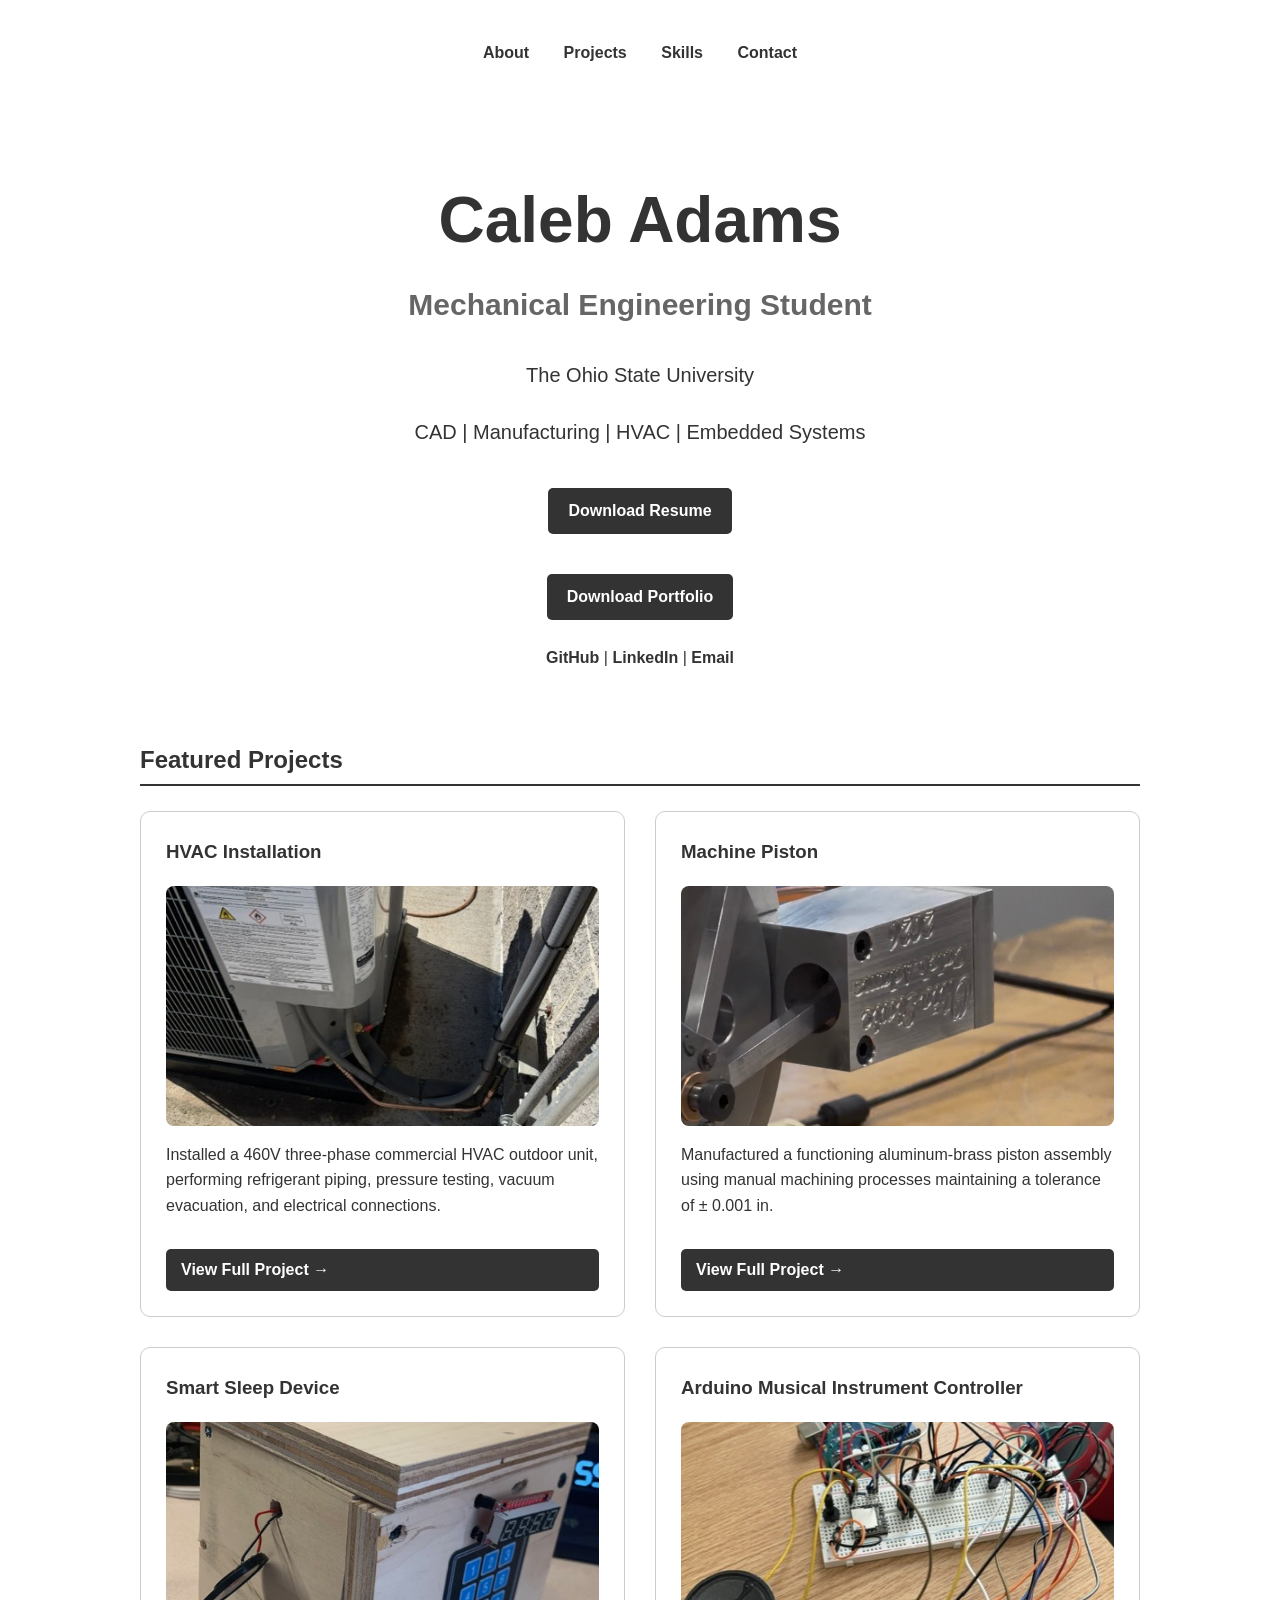
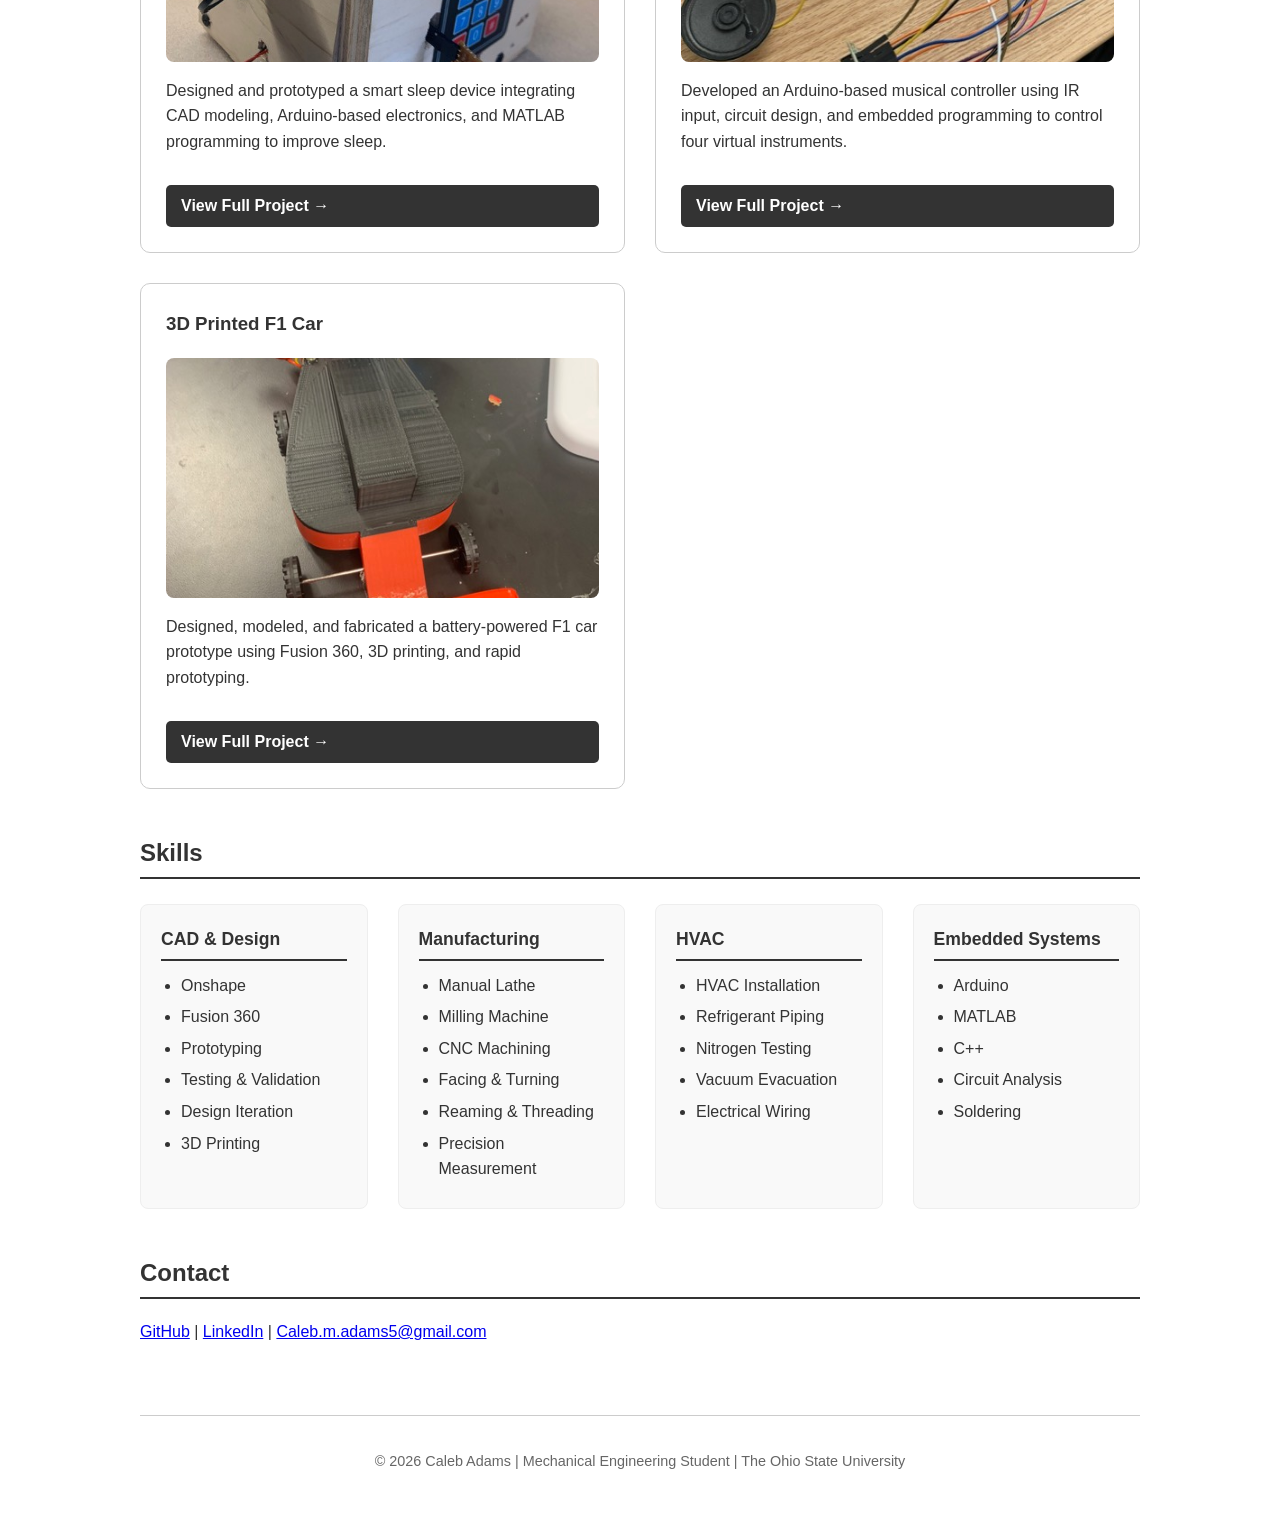
<file: index.html>
<!DOCTYPE html>
<html lang="en">
<head>
    <meta charset="UTF-8">
    <meta name="viewport" content="width=device-width, initial-scale=1.0">
    <link rel="stylesheet" href="style.css">
    <title>Caleb Adams | Mechanical Engineering Portfolio</title>
</head>
<body>
    <nav>
        <a href="#about">About</a>
        <a href="#projects">Projects</a>
        <a href="#skills">Skills</a>
        <a href="#contact">Contact</a>
    </nav>

   <header id="about" class="hero">

    <div class="hero-content">

        <h1>Caleb Adams</h1>

        <h2>Mechanical Engineering Student</h2>

        <p>
            The Ohio State University
        </p>
        <p>
           CAD | Manufacturing | HVAC | Embedded Systems
        </p>

        <div class="hero-buttons">
            <a class="resume-button" href="Caleb_Adams_Resume.pdf" target="_blank">
                Download Resume
            </a>
        </div>
   <div class="hero-buttons">
            <a class="resume-button" href="Caleb_Adams_Engineering_Portfolio.pdf" target="_blank">
                Download Portfolio
            </a>
        </div>
        
        <div class="social-links">
            <a href="https://github.com/CalebAdams5" target="_blank">GitHub</a>
            |
            <a href="https://www.linkedin.com/in/caleb-adams5555/" target="_blank">
                LinkedIn
            </a>
            |
            <a href="mailto:Caleb.m.adams5@gmail.com">
                Email
            </a>
        </div>

    </div>

</header>

    <h2 id="projects">Featured Projects</h2>
    <div class="project-container">
    <div class="project">
        <h3>HVAC Installation</h3>
        <img src="images/HVAC13.jpg" width="300" alt="HVAC Installation">
        <p>Installed a 460V three-phase commercial HVAC outdoor unit, performing refrigerant piping,
            pressure testing, vacuum evacuation, and electrical connections.</p>
        <a href="projects/HVAC.html"> View Full Project → </a>
    </div>

    <div class="project">
        <h3>Machine Piston</h3>
        <img src="images/Piston8.jpg" width="300" alt="Machine Piston">
        <p>Manufactured a functioning aluminum-brass piston assembly using manual machining processes maintaining a tolerance of ± 0.001 in.</p>
        <a href="projects/piston.html"> View Full Project → </a>
    </div>

    <div class="project">
        <h3>Smart Sleep Device</h3>
        <img src="images/SleepDevice.jpg" width="300" alt="Smart Sleep Device">
        <p>Designed and prototyped a smart sleep device integrating CAD modeling, 
            Arduino-based electronics, and MATLAB programming to improve sleep.</p>
        <a href="projects/SleepDevice.html"> View Full Project → </a>
    </div>

    <div class="project">
        <h3>Arduino Musical Instrument Controller</h3>
        <img src="images/WiringMusic.jpg" width="300" alt="Arduino Music Controller">
        <p>Developed an Arduino-based musical controller using IR input, circuit design, 
            and embedded programming to control four virtual instruments.</p> 
        <a href="projects/Music.html"> View Full Project → </a>
    </div>

    <div class="project">
        <h3>3D Printed F1 Car</h3>
        <img src="images/F1Car13.jpg" width="300" alt="3D Printed F1 Car">
        <p>Designed, modeled, and fabricated a battery-powered F1 car 
            prototype using Fusion 360, 3D printing, and rapid prototyping.</p>
        <a href="projects/F1Car.html"> View Full Project → </a>
    </div>
</div>
    <h2 id="skills">Skills</h2>
<div class="skills-container">
    <div class="skills-category">
        <h3>CAD & Design</h3>
        <ul>
            <li>Onshape</li>
            <li>Fusion 360</li>
            <li>Prototyping</li>
            <li>Testing & Validation</li>
            <li>Design Iteration</li>
            <li>3D Printing</li>
        </ul>
    </div>

    <div class="skills-category">
        <h3>Manufacturing</h3>
        <ul>
            <li>Manual Lathe</li>
            <li>Milling Machine</li>
            <li>CNC Machining</li>
            <li>Facing & Turning</li>
            <li>Reaming & Threading</li>
            <li>Precision Measurement</li>
        </ul>
    </div>

    <div class="skills-category">
        <h3>HVAC</h3>
        <ul>
            <li>HVAC Installation</li>
            <li>Refrigerant Piping</li>
            <li>Nitrogen Testing</li>
            <li>Vacuum Evacuation</li>
            <li>Electrical Wiring</li>
        </ul>
    </div>

    <div class="skills-category">
        <h3>Embedded Systems</h3>
        <ul>
            <li>Arduino</li>
            <li>MATLAB</li>
            <li>C++</li>
            <li>Circuit Analysis</li>
            <li>Soldering</li>
        </ul>
    </div>
</div>

    <h2 id="contact">Contact</h2>
    <p>
        <a href="https://github.com/CalebAdams5" target="_blank">GitHub</a> | 
        <a href="https://www.linkedin.com/in/caleb-adams5555/" target="_blank">LinkedIn</a> | 
        <a href="mailto:Caleb.m.adams5@gmail.com"> Caleb.m.adams5@gmail.com </a>
    </p>
</body>
</html>

<footer>
    <p>
        © 2026 Caleb Adams | Mechanical Engineering Student | The Ohio State University
    </p>
</footer>
</file>
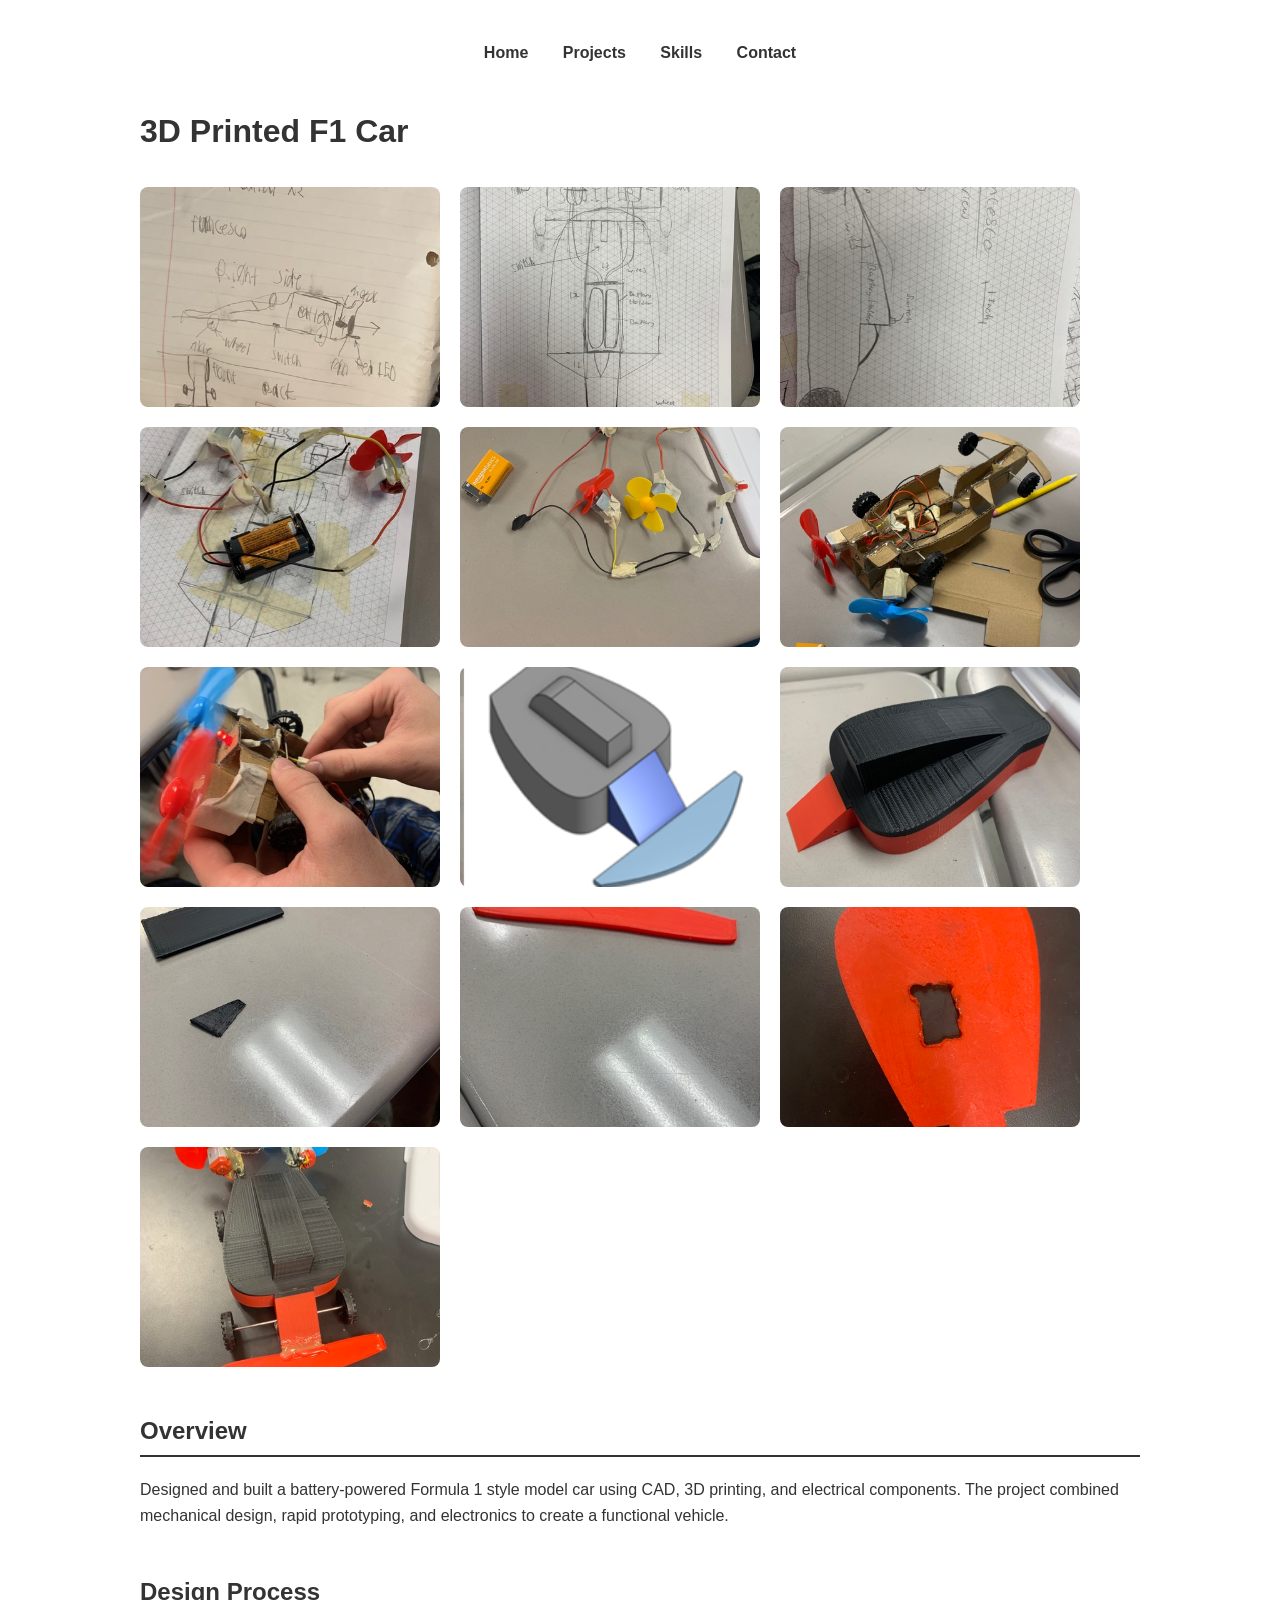
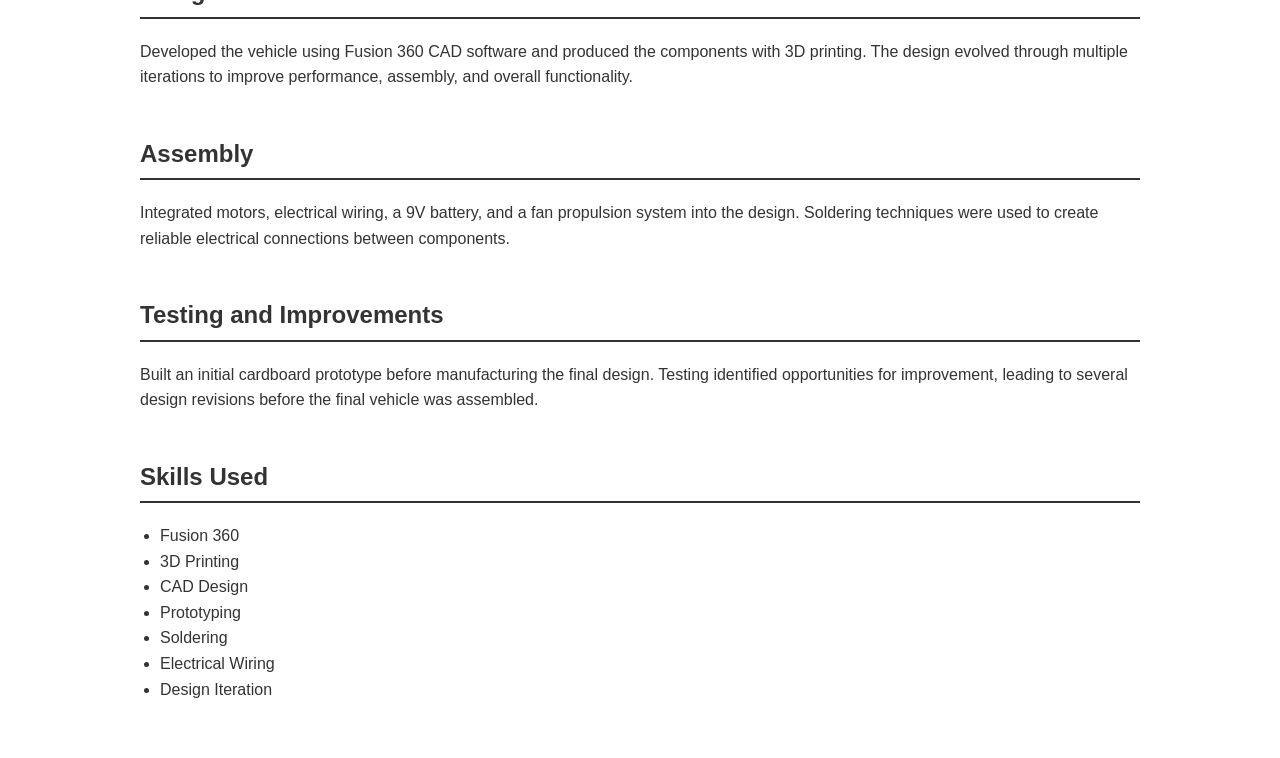
<file: projects/F1Car.html>
<!DOCTYPE html>
<html lang="en">

<head>
    <link rel="stylesheet" href="../style.css">
    <title>3D Printed F1 Car | Caleb Adams</title>
</head>

<body>

<nav>
    <a href="../index.html">Home</a>
    <a href="../index.html#projects">Projects</a>
    <a href="../index.html#skills">Skills</a>
    <a href="../index.html#contact">Contact</a>
</nav>

<h1>3D Printed F1 Car</h1>

<div class="gallery">
    <img src="../images/F1Car1.jpg">
    <img src="../images/F1Car2.jpg">
    <img src="../images/F1Car3.jpg">
    <img src="../images/F1Car4.jpg">
    <img src="../images/F1Car5.jpg">
    <img src="../images/F1Car6.jpg">
    <img src="../images/F1Car7.jpg">
    <img src="../images/F1Car14.png">
    <img src="../images/F1Car8.jpg">
    <img src="../images/F1Car9.jpg">
    <img src="../images/F1Car10.jpg">
    <img src="../images/F1Car12.jpg">
    <img src="../images/F1Car13.jpg">
</div>

<h2>Overview</h2>

<p>
Designed and built a battery-powered Formula 1 style model car using CAD, 3D printing,
and electrical components. The project combined mechanical design, rapid prototyping,
and electronics to create a functional vehicle.
</p>

<h2>Design Process</h2>

<p>
Developed the vehicle using Fusion 360 CAD software and produced the components with
3D printing. The design evolved through multiple iterations to improve performance,
assembly, and overall functionality.
</p>

<h2>Assembly</h2>

<p>
Integrated motors, electrical wiring, a 9V battery, and a fan propulsion system into
the design. Soldering techniques were used to create reliable electrical
connections between components.
</p>

<h2>Testing and Improvements</h2>

<p>
Built an initial cardboard prototype before manufacturing the final design. Testing
identified opportunities for improvement, leading to several design revisions before
the final vehicle was assembled.
</p>

<h2>Skills Used</h2>

<ul>
    <li>Fusion 360</li>
    <li>3D Printing</li>
    <li>CAD Design</li>
    <li>Prototyping</li>
    <li>Soldering</li>
    <li>Electrical Wiring</li>
    <li>Design Iteration</li>

</ul>

</body>

</html>
</file>
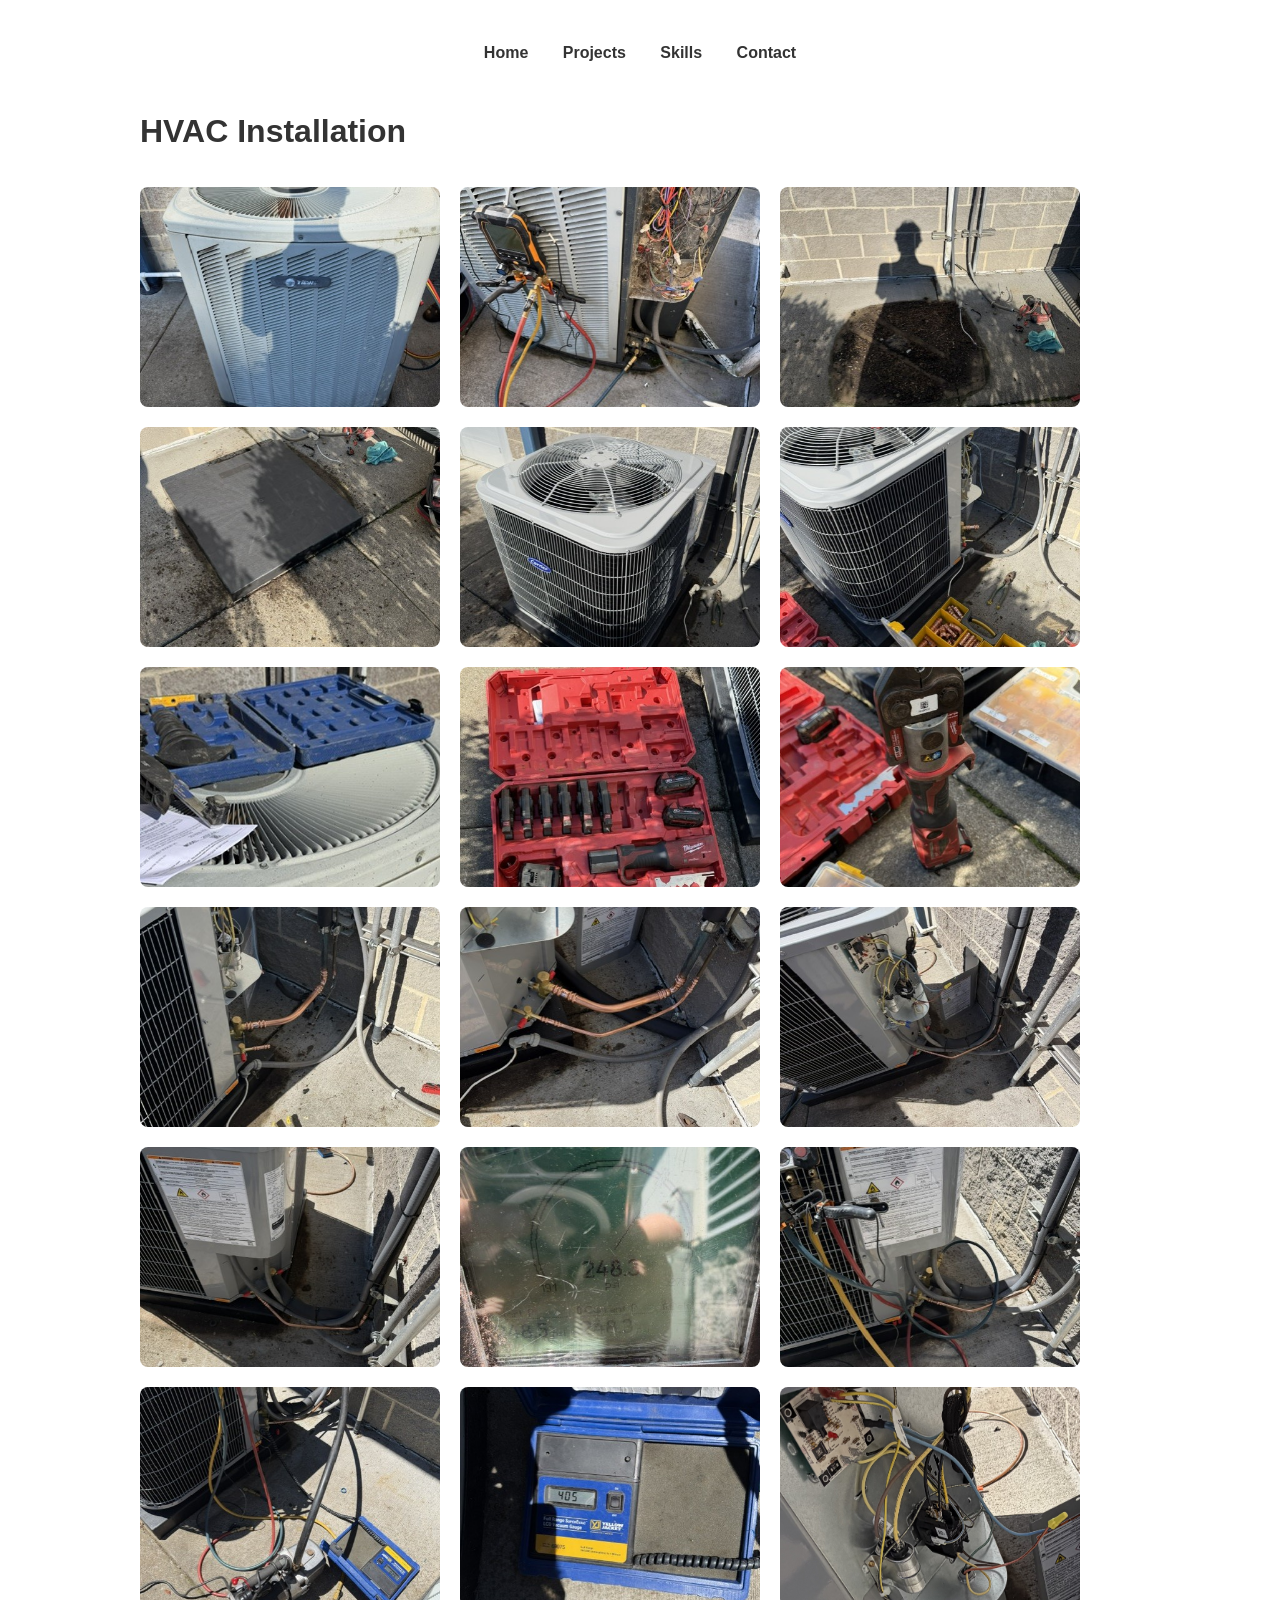
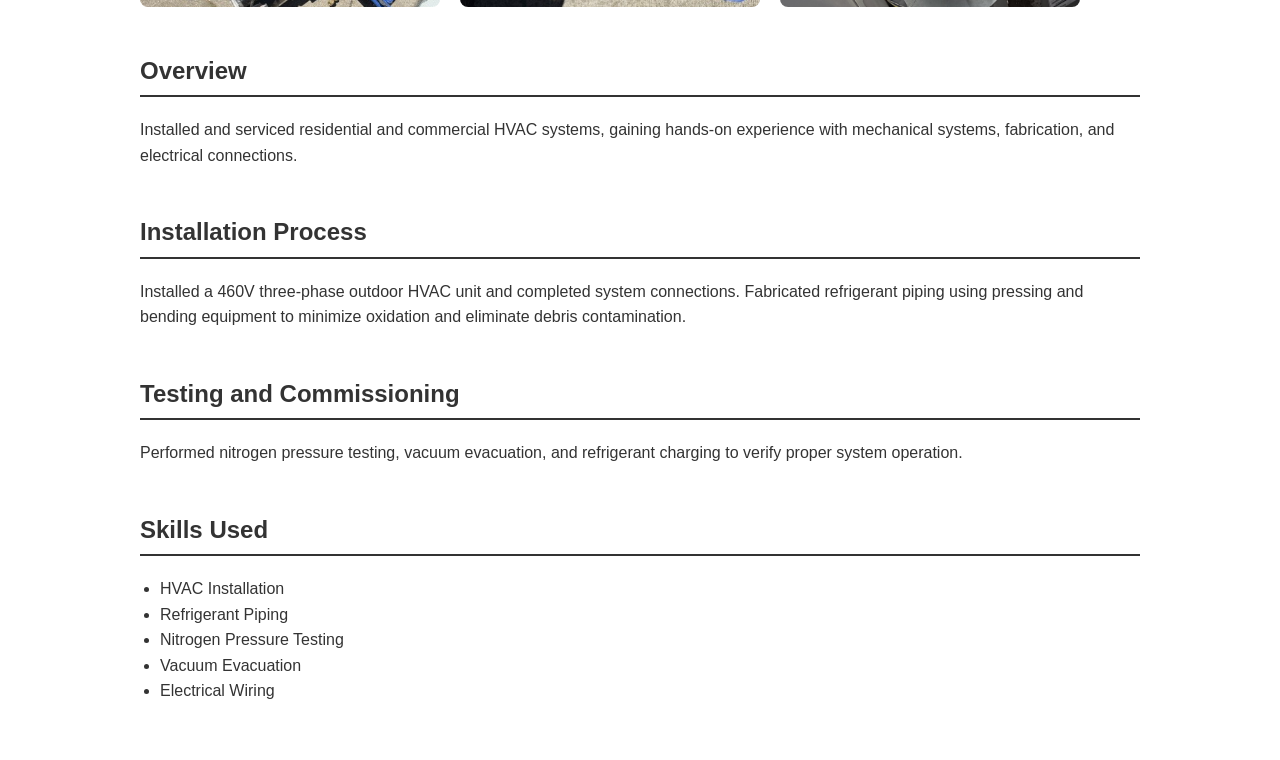
<file: projects/HVAC.html>
<!DOCTYPE html>
<html lang="en">

<head>
    <link rel="stylesheet" href="../style.css">
    <title>HVAC Installation | Caleb Adams</title>
</head>

<body>

<nav>
    <a href="../index.html">Home</a>
    <a href="../index.html#projects">Projects</a>
    <a href="../index.html#skills">Skills</a>
    <a href="../index.html#contact">Contact</a>
</nav>

<h1>HVAC Installation</h1>

<div class="gallery">

    <img src="../images/HVAC1.jpg">
    <img src="../images/HVAC2.jpg">
    <img src="../images/HVAC3.jpg">
    <img src="../images/HVAC4.jpg">
    <img src="../images/HVAC5.jpg">
    <img src="../images/HVAC6.jpg">
    <img src="../images/HVAC7.jpg">
    <img src="../images/HVAC8.jpg">
    <img src="../images/HVAC9.jpg">
    <img src="../images/HVAC10.jpg">
    <img src="../images/HVAC11.jpg">
    <img src="../images/HVAC12.jpg">
    <img src="../images/HVAC13.jpg">
    <img src="../images/HVAC14.jpg">
    <img src="../images/HVAC15.jpg">
    <img src="../images/HVAC16.jpg">
    <img src="../images/HVAC17.jpg">
    <img src="../images/HVAC18.jpg">
</div>

<h2>Overview</h2>

<p>
Installed and serviced residential and commercial HVAC systems, gaining hands-on
experience with mechanical systems, fabrication, and electrical connections.
</p>

<h2>Installation Process</h2>

<p>
Installed a 460V three-phase outdoor HVAC unit and completed system connections.
Fabricated refrigerant piping using pressing and bending equipment to minimize
oxidation and eliminate debris contamination.
</p>

<h2>Testing and Commissioning</h2>

<p>
Performed nitrogen pressure testing, vacuum evacuation, and refrigerant charging
to verify proper system operation.
</p>

<h2>Skills Used</h2>

<ul>
    <li>HVAC Installation</li>
    <li>Refrigerant Piping</li>
    <li>Nitrogen Pressure Testing</li>
    <li>Vacuum Evacuation</li>
    <li>Electrical Wiring</li>
</ul>

</body>

</html>
</file>
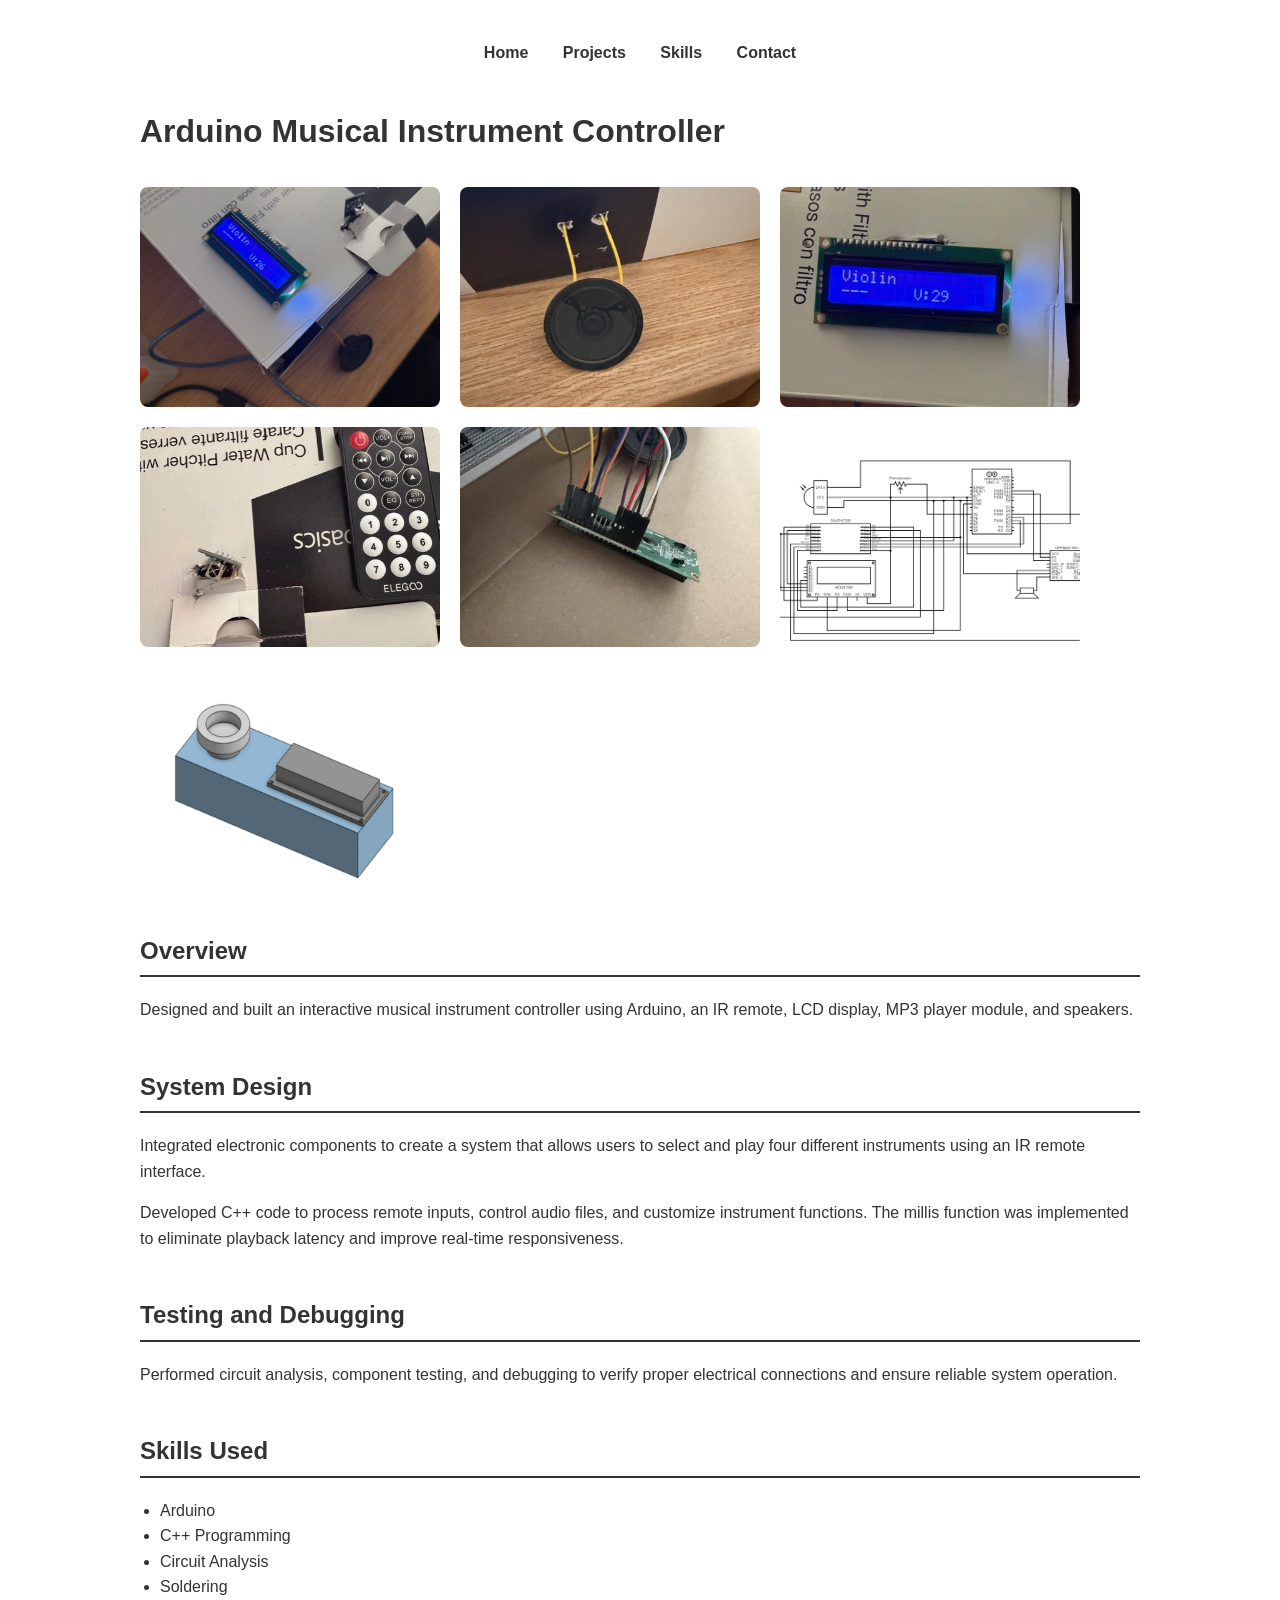
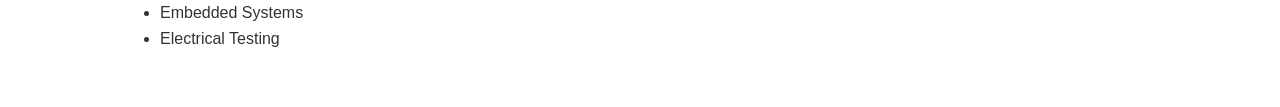
<file: projects/Music.html>
<!DOCTYPE html>
<html lang="en">

<head>
    <link rel="stylesheet" href="../style.css">
    <title>Arduino Musical Instrument Controller | Caleb Adams</title>
</head>

<body>

<nav>
    <a href="../index.html">Home</a>
    <a href="../index.html#projects">Projects</a>
    <a href="../index.html#skills">Skills</a>
    <a href="../index.html#contact">Contact</a>
</nav>

<h1>Arduino Musical Instrument Controller</h1>

<div class="gallery">

  <img src="../images/Music1.jpg">
  <img src="../images/Music2.jpg">
  <img src="../images/Music3.jpg">
  <img src="../images/Music4.jpg">
  <img src="../images/LCD.jpg">
  <img src="../images/Music5.png">
   <img src="../images/Music6.png">  
</div>

<h2>Overview</h2>

<p>
Designed and built an interactive musical instrument controller using Arduino,
an IR remote, LCD display, MP3 player module, and speakers.
</p>

<h2>System Design</h2>

<p>
Integrated electronic components to create a system that allows users to select
and play four different instruments using an IR remote interface.
</p>

<p>
Developed C++ code to process remote inputs, control audio files, and customize
instrument functions. The millis function was implemented to eliminate playback
latency and improve real-time responsiveness.
</p>

<h2>Testing and Debugging</h2>

<p>
Performed circuit analysis, component testing, and debugging to verify proper
electrical connections and ensure reliable system operation.
</p>

<h2>Skills Used</h2>

<ul>
    <li>Arduino</li>
    <li>C++ Programming</li>
    <li>Circuit Analysis</li>
    <li>Soldering</li>
    <li>Embedded Systems</li>
    <li>Electrical Testing</li>
</ul>

</body>

</html>
</file>
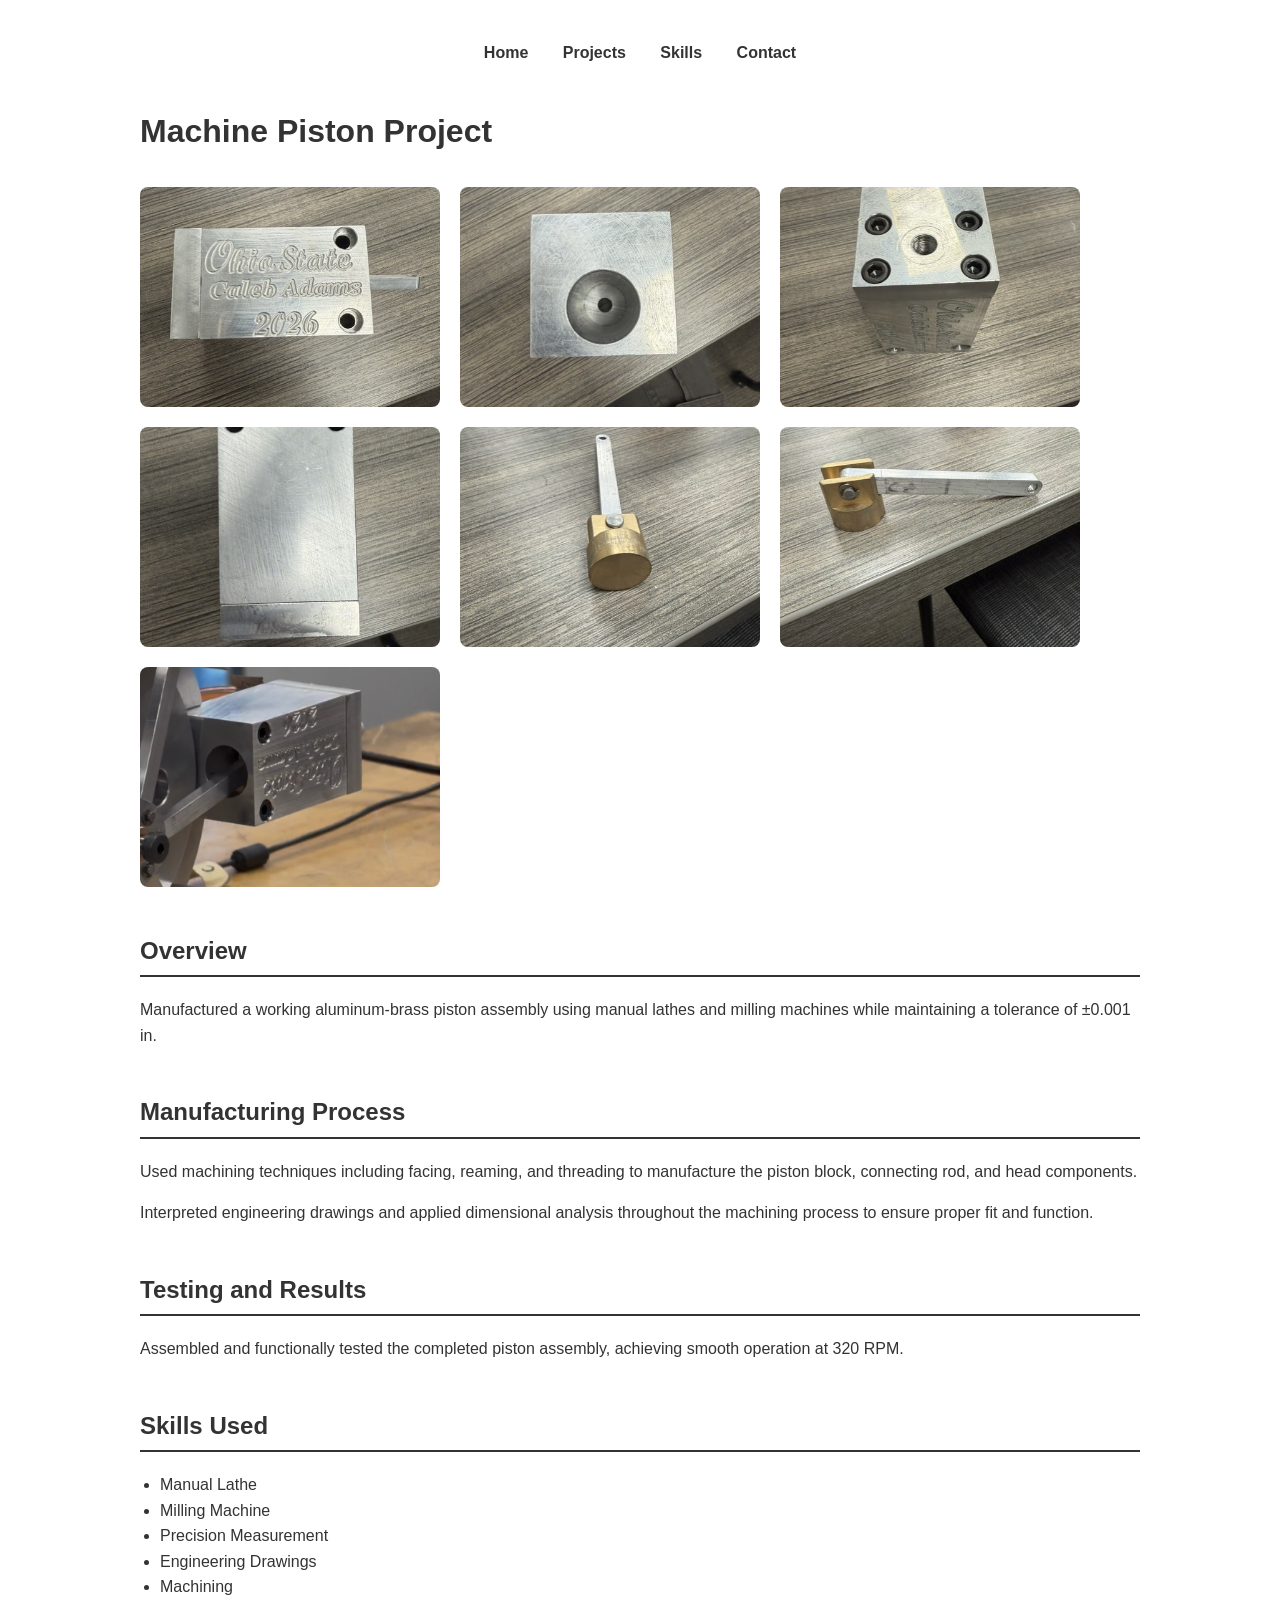
<file: projects/piston.html>
<!DOCTYPE html>
<html lang="en">

<head>
    <link rel="stylesheet" href="../style.css">
    <title>Machine Piston | Caleb Adams</title>
</head>

<body>

<nav>
    <a href="../index.html">Home</a>
    <a href="../index.html#projects">Projects</a>
    <a href="../index.html#skills">Skills</a>
    <a href="../index.html#contact">Contact</a>
</nav>

<h1>Machine Piston Project</h1>
<div class="gallery">
    <img src="../images/Piston1.jpg">
    <img src="../images/Piston2.jpg">
    <img src="../images/Piston3.jpg">
    <img src="../images/Piston5.jpg">
    <img src="../images/Piston6.jpg">
    <img src="../images/Piston7.jpg">
    <img src="../images/Piston8.jpg">
</div>
  
<h2>Overview</h2>

<p>
Manufactured a working aluminum-brass piston assembly using manual lathes and milling
machines while maintaining a tolerance of ±0.001 in.
</p>

<h2>Manufacturing Process</h2>

<p>
Used machining techniques including facing, reaming, and threading to manufacture the
piston block, connecting rod, and head components.
</p>

<p>
Interpreted engineering drawings and applied dimensional analysis throughout the
machining process to ensure proper fit and function.
</p>

<h2>Testing and Results</h2>

<p>
Assembled and functionally tested the completed piston assembly, achieving smooth
operation at 320 RPM.
</p>

<h2>Skills Used</h2>

<ul>
    <li>Manual Lathe</li>
    <li>Milling Machine</li>
    <li>Precision Measurement</li>
    <li>Engineering Drawings</li>
    <li>Machining</li>
</ul>

</body>

</html>
</file>
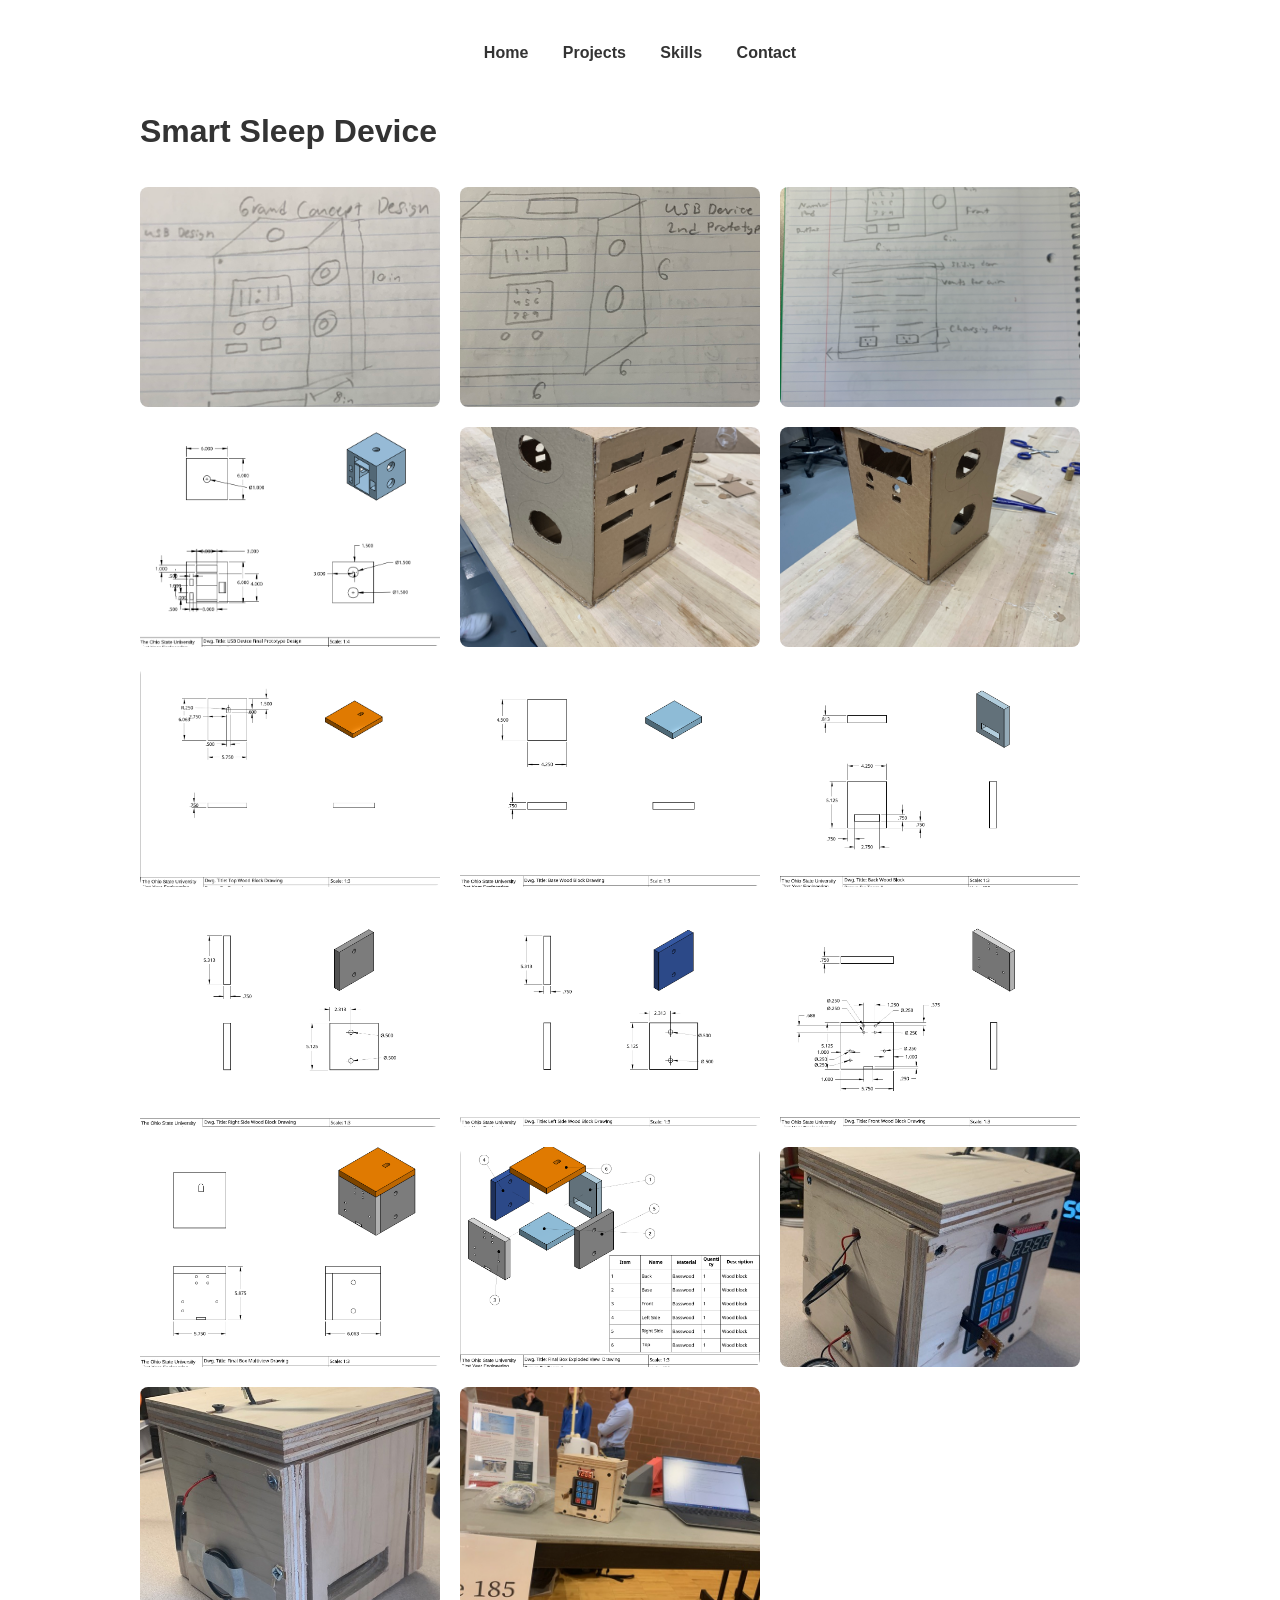
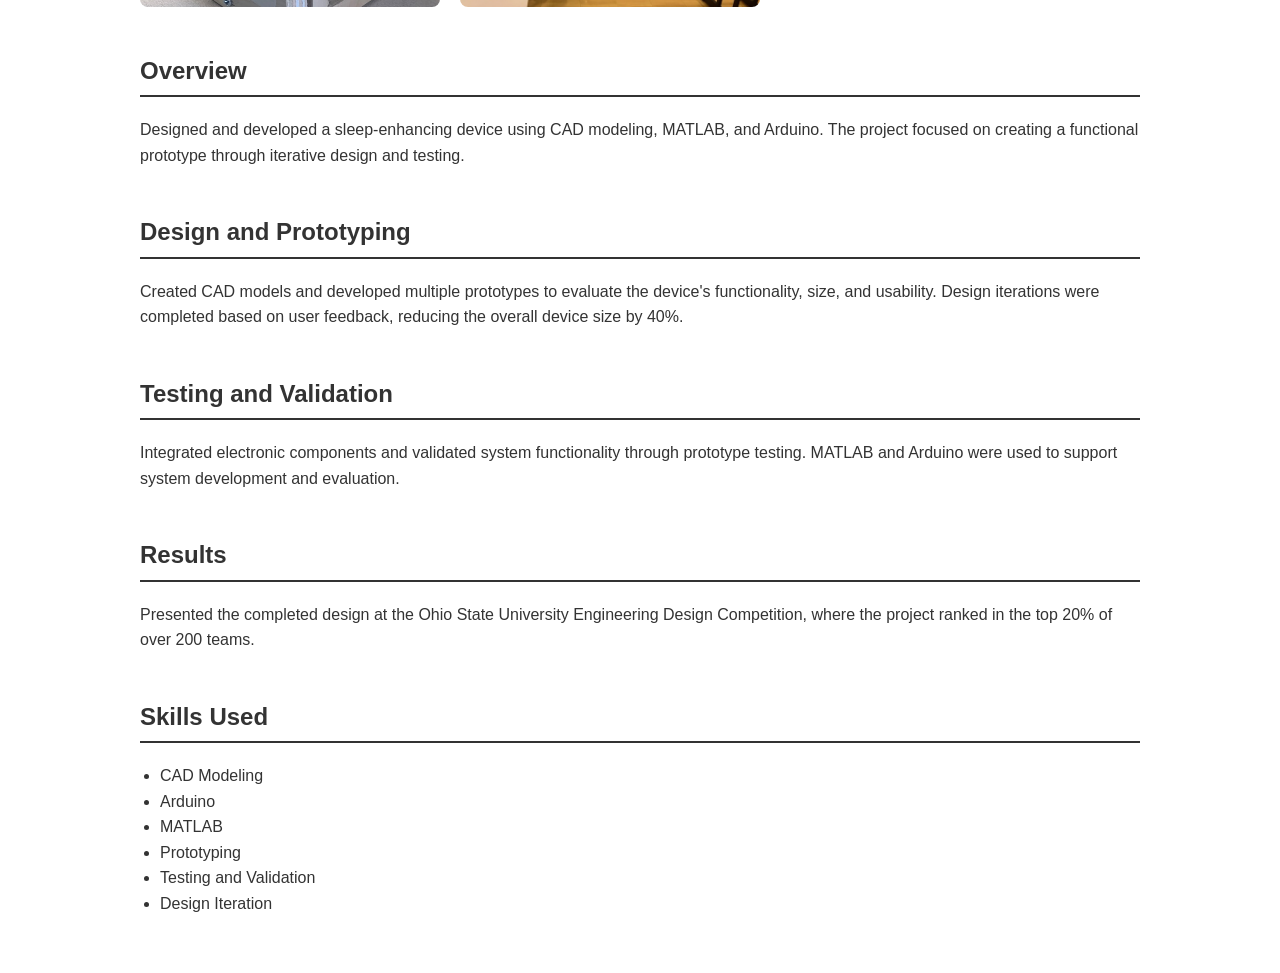
<file: projects/SleepDevice.html>
<!DOCTYPE html>
<html lang="en">

<head>
    <link rel="stylesheet" href="../style.css">
    <title>Smart Sleep Device | Caleb Adams</title>
</head>

<body>

<nav>
    <a href="../index.html">Home</a>
    <a href="../index.html#projects">Projects</a>
    <a href="../index.html#skills">Skills</a>
    <a href="../index.html#contact">Contact</a>
</nav>

<h1>Smart Sleep Device</h1>

<div class="gallery">
  <img src="../images/SleepDevice2.jpg">
  <img src="../images/SleepDevice4.jpg">
  <img src="../images/SleepDevice6.jpg">
  <img src="../images/SleepDevice12.png">
  <img src="../images/SleepDevice18.jpg">
  <img src="../images/SleepDevice17.jpg">
  <img src="../images/SleepDevice7.png">
  <img src="../images/SleepDevice19.png">
  <img src="../images/SleepDevice20.png">
  <img src="../images/SleepDevice8.png">
  <img src="../images/SleepDevice9.png">
  <img src="../images/SleepDevice10.png">
  <img src="../images/SleepDevice16.png">
  <img src="../images/SleepDevice15.png">
  <img src="../images/SleepDevice.jpg">
  <img src="../images/SleepDevice5.jpg">
  <img src="../images/SleepDevice11.jpg">
</div>

<h2>Overview</h2>

<p>
Designed and developed a sleep-enhancing device using CAD modeling, MATLAB, and Arduino.
The project focused on creating a functional prototype through iterative design and testing.
</p>

<h2>Design and Prototyping</h2>

<p>
Created CAD models and developed multiple prototypes to evaluate the device's functionality,
size, and usability. Design iterations were completed based on user feedback, reducing the
overall device size by 40%.
</p>

<h2>Testing and Validation</h2>

<p>
Integrated electronic components and validated system functionality through prototype testing.
MATLAB and Arduino were used to support system development and evaluation.
</p>

<h2>Results</h2>

<p>
Presented the completed design at the Ohio State University Engineering Design Competition,
where the project ranked in the top 20% of over 200 teams.
</p>

<h2>Skills Used</h2>

<ul>
    <li>CAD Modeling</li>
    <li>Arduino</li>
    <li>MATLAB</li>
    <li>Prototyping</li>
    <li>Testing and Validation</li>
    <li>Design Iteration</li>
</ul>

</body>

</html>
</file>
<file: style.css>
body { 
    font-family: Arial, sans-serif; 
    max-width: 1000px; 
    margin: auto; 
    padding: 40px; 
    line-height: 1.6; 
    color: #333; 
}

nav { 
    text-align: center; 
    margin-bottom: 40px; 
}

nav a { 
    margin: 0 15px; 
    text-decoration: none; 
    color: #333; 
    font-weight: bold; 
}

nav a:hover { 
    text-decoration: underline; 
}

.hero {
    min-height: 65vh;
    display: flex;
    align-items: center;
    justify-content: center;
    text-align: center;
    margin-bottom: 50px;
}

.hero-content {
    max-width: 800px;
}

.hero h1 {
    font-size: 64px;
    margin-bottom: 10px;
}

.hero h2 {
    border-bottom: none;
    margin-top: 0;
    color: #666;
    font-size: 30px;
}

.hero p {
    font-size: 20px;
    max-width: 700px;
    margin: 25px auto;
}

.hero-buttons {
    display: flex;
    justify-content: center;
    gap: 20px;
    margin-top: 25px;
}

.social-links {
    margin-top: 25px;
}

.social-links a {
    color: #333;
    font-weight: bold;
    text-decoration: none;
}

.social-links a:hover {
    text-decoration: underline;
}

h2 { 
    margin-top: 45px; 
    border-bottom: 2px solid #333; 
    padding-bottom: 5px; 
}

h3 { 
    margin-top: 0; 
}

.resume-button, .project a { 
    display: inline-block; 
    margin-top: 15px; 
    padding: 10px 20px; 
    background-color: #333; 
    color: white; 
    text-decoration: none; 
    border-radius: 5px; 
    font-weight: bold; 
    transition: opacity 0.2s ease;
}

.project a {
    padding: 8px 15px;
}

.resume-button:hover, .project a:hover { 
    opacity: 0.8; 
}

.project-container {
    display: grid;
    grid-template-columns: repeat(auto-fit, minmax(420px, 1fr));
    gap: 30px;
    margin-top: 25px;
}

.project {
    border: 1px solid #ccc;
    padding: 25px;
    border-radius: 10px;
    transition: transform 0.2s ease, box-shadow 0.2s ease;

    display: flex;
    flex-direction: column;
}

.project p {
    flex-grow: 1;
}

.project:hover { 
    transform: translateY(-5px); 
    box-shadow: 0 5px 15px rgba(0,0,0,0.1);
}

.project img {
    width: 100%;
    height: 240px;
    object-fit: cover;
    border-radius: 8px;
}

ul { 
    padding-left: 20px; 
}

.gallery { 
    display: flex; 
    flex-wrap: wrap; 
    gap: 20px; 
    margin: 30px 0; 
}

.gallery img { 
    width: 300px; 
    height: 220px; 
    object-fit: cover; 
    border-radius: 8px; 
}
.skills-container {
    display: grid;
    grid-template-columns: repeat(auto-fit, minmax(200px, 1fr));
    gap: 30px;
    margin-top: 25px;
}

.skills-category {
    background-color: #f9f9f9;
    padding: 20px;
    border-radius: 8px;
    border: 1px solid #eee;
}

.skills-category h3 {
    margin-top: 0;
    margin-bottom: 12px;
    border-bottom: 2px solid #333;
    padding-bottom: 5px;
    font-size: 1.1rem;
}

.skills-category ul {
    margin: 0;
    padding-left: 20px;
}

.skills-category li {
    margin-bottom: 6px;
}

footer{

margin-top:70px;

padding-top:20px;

border-top:1px solid #ccc;

text-align:center;

color:#666;

font-size:.9rem;
}
</file>
